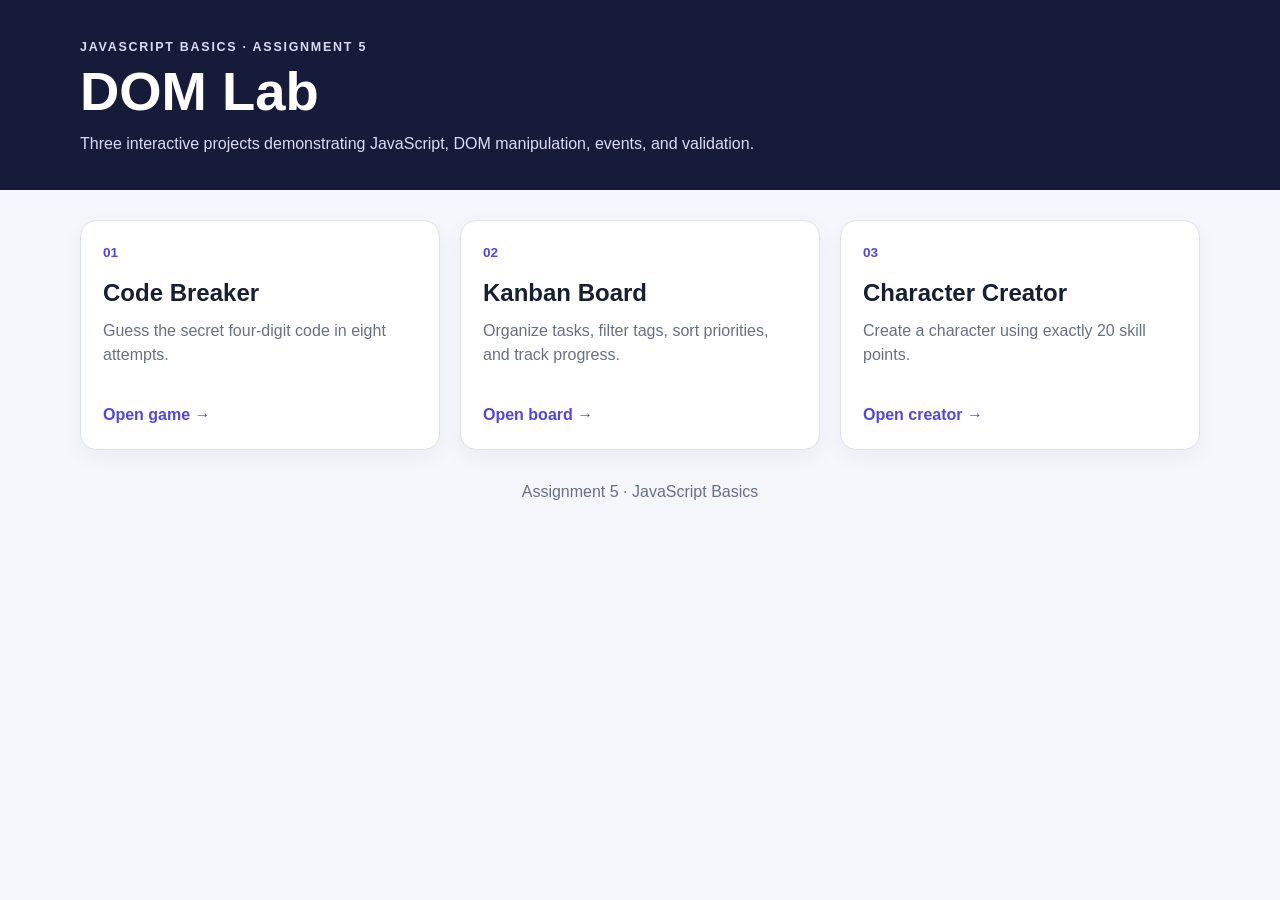
<file: index.html>
<!DOCTYPE html>
<html lang="en">
<head>
    <meta charset="UTF-8">
    <meta name="viewport" content="width=device-width, initial-scale=1.0">
    <title>JavaScript Basics | Assignment 5</title>
    <link rel="stylesheet" href="styles.css">
</head>
<body>
    <header class="site-header">
        <div class="container">
            <p class="eyebrow">JAVASCRIPT BASICS · ASSIGNMENT 5</p>
            <h1>DOM Lab</h1>
            <p>Three interactive projects demonstrating JavaScript, DOM manipulation, events, and validation.</p>
        </div>
    </header>

    <main class="container page-grid">
        <a class="project-card" href="task1.html">
            <span class="card-number">01</span>
            <h2>Code Breaker</h2>
            <p>Guess the secret four-digit code in eight attempts.</p>
            <span class="card-link">Open game →</span>
        </a>

        <a class="project-card" href="task2.html">
            <span class="card-number">02</span>
            <h2>Kanban Board</h2>
            <p>Organize tasks, filter tags, sort priorities, and track progress.</p>
            <span class="card-link">Open board →</span>
        </a>

        <a class="project-card" href="task3.html">
            <span class="card-number">03</span>
            <h2>Character Creator</h2>
            <p>Create a character using exactly 20 skill points.</p>
            <span class="card-link">Open creator →</span>
        </a>
    </main>

    <footer class="container footer">
        Assignment 5 · JavaScript Basics
    </footer>
</body>
</html>
</file>
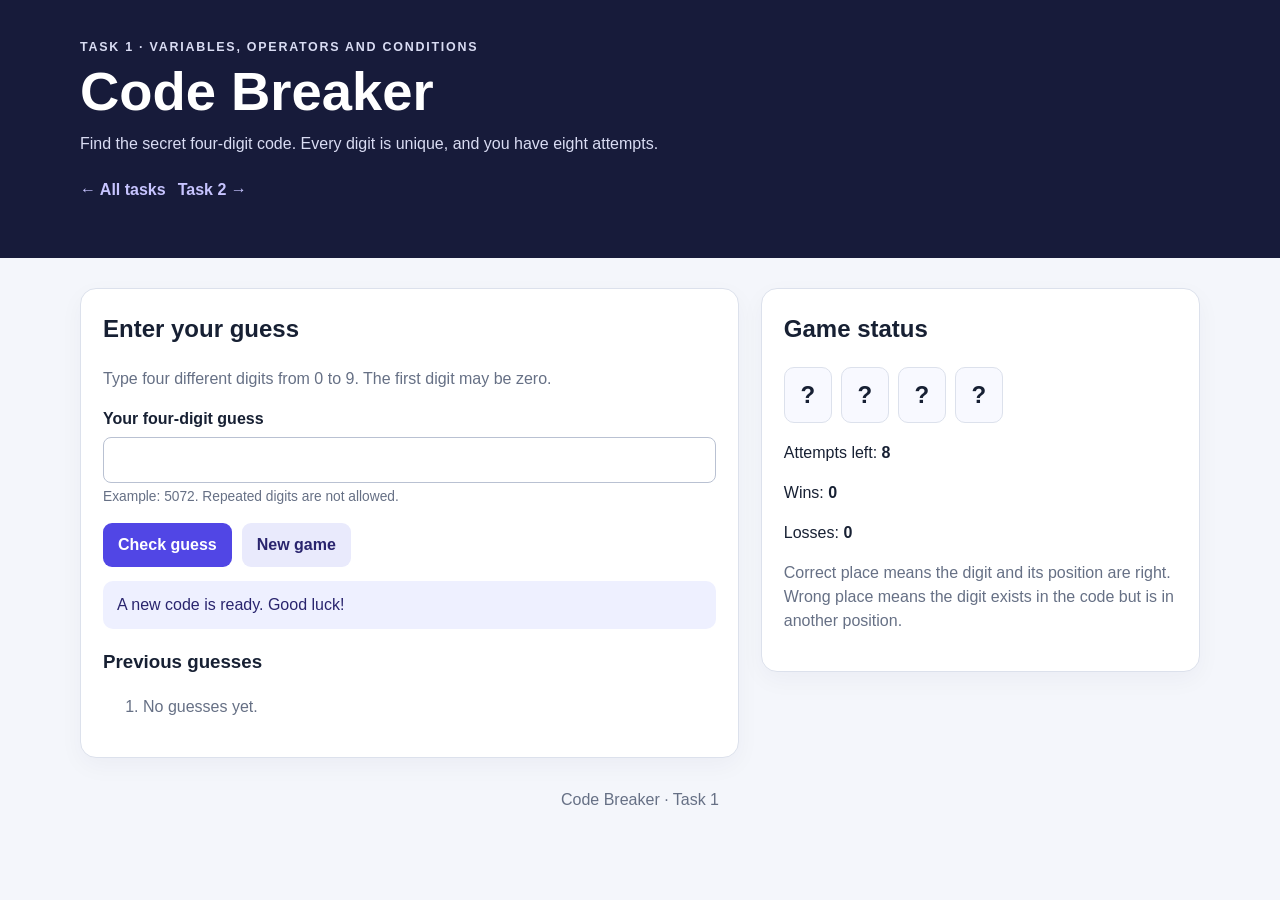
<file: task1.html>
<!DOCTYPE html>
<html lang="en">
<head>
    <meta charset="UTF-8">
    <meta name="viewport" content="width=device-width, initial-scale=1.0">
    <title>Code Breaker | Task 1</title>
    <link rel="stylesheet" href="styles.css">
    <script src="task1.js" defer></script>
</head>
<body>
    <header class="site-header">
        <div class="container">
            <p class="eyebrow">TASK 1 · VARIABLES, OPERATORS AND CONDITIONS</p>
            <h1>Code Breaker</h1>
            <p>Find the secret four-digit code. Every digit is unique, and you have eight attempts.</p>
            <nav class="top-nav">
                <a href="index.html">← All tasks</a>
                <a href="task2.html">Task 2 →</a>
            </nav>
        </div>
    </header>

    <main class="container layout-two">
        <section class="panel">
            <h2>Enter your guess</h2>
            <p class="muted">Type four different digits from 0 to 9. The first digit may be zero.</p>

            <form id="guess-form">
                <div class="field">
                    <label for="guess">Your four-digit guess</label>
                    <input
                        id="guess"
                        name="guess"
                        type="text"
                        inputmode="numeric"
                        autocomplete="off"
                        maxlength="4"
                        pattern="[0-9]{4}"
                        aria-describedby="guess-help"
                        required
                    >
                    <p id="guess-help" class="field-help">
                        Example: 5072. Repeated digits are not allowed.
                    </p>
                </div>

                <div class="button-row">
                    <button id="guess-button" type="submit">Check guess</button>
                    <button id="restart-button" class="secondary" type="button">New game</button>
                </div>
            </form>

            <p id="message" class="status" role="status" aria-live="polite">
                A new code is ready. Good luck!
            </p>

            <h3>Previous guesses</h3>
            <ol id="guess-history">
                <li class="muted">No guesses yet.</li>
            </ol>
        </section>

        <aside class="panel">
            <h2>Game status</h2>
            <div class="code-display" aria-label="Secret code hidden">
                <span class="digit">?</span>
                <span class="digit">?</span>
                <span class="digit">?</span>
                <span class="digit">?</span>
            </div>

            <p>Attempts left: <strong id="attempts-left">8</strong></p>
            <p>Wins: <strong id="wins">0</strong></p>
            <p>Losses: <strong id="losses">0</strong></p>

            <p class="muted">
                Correct place means the digit and its position are right.
                Wrong place means the digit exists in the code but is in another position.
            </p>
        </aside>
    </main>

    <footer class="container footer">Code Breaker · Task 1</footer>
</body>
</html>
</file>
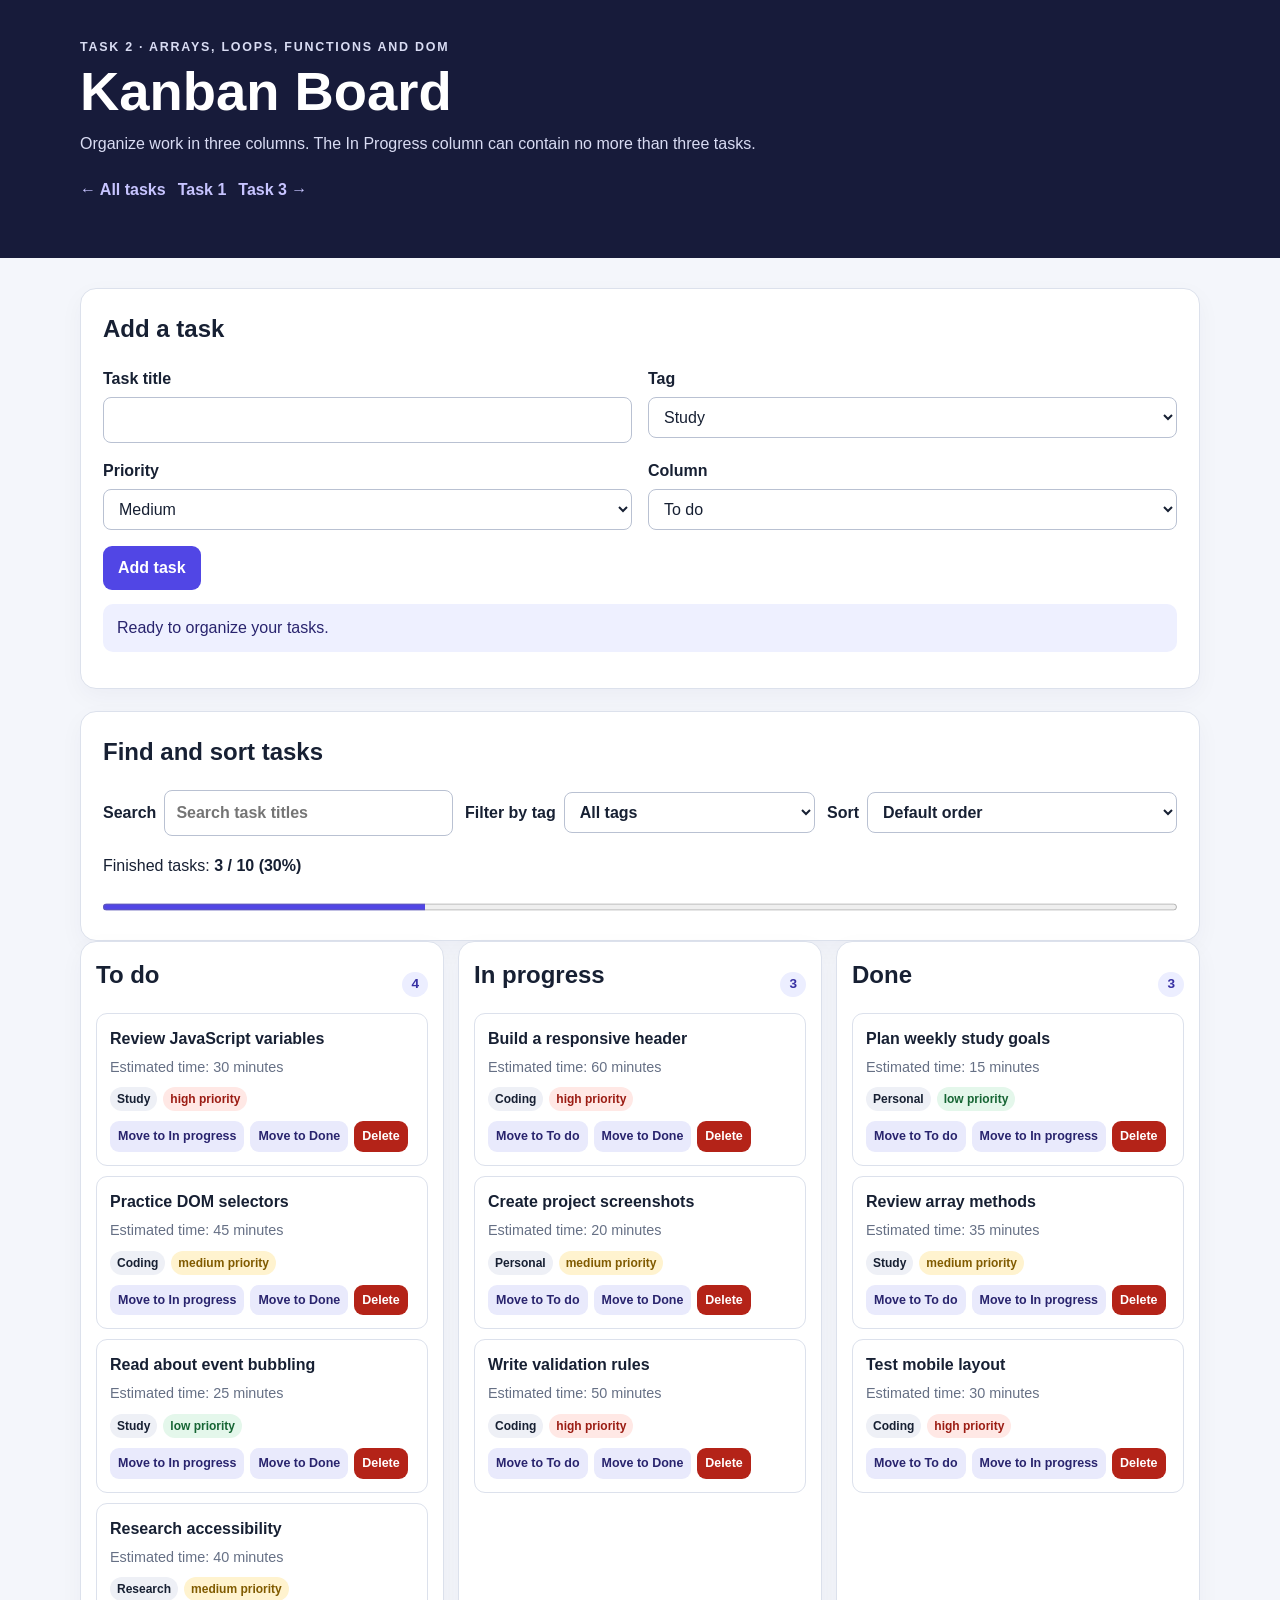
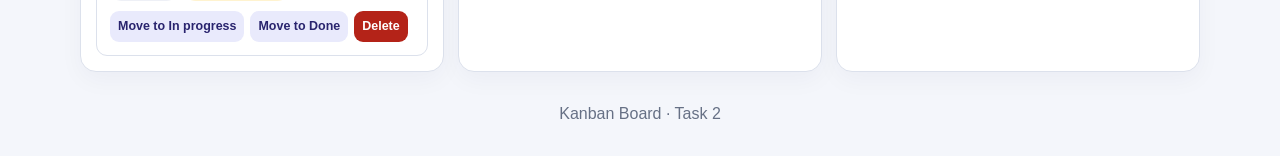
<file: task2.html>
<!DOCTYPE html>
<html lang="en">
<head>
    <meta charset="UTF-8">
    <meta name="viewport" content="width=device-width, initial-scale=1.0">
    <title>Kanban Board | Task 2</title>
    <link rel="stylesheet" href="styles.css">
    <script src="task2.js" defer></script>
</head>
<body>
    <header class="site-header">
        <div class="container">
            <p class="eyebrow">TASK 2 · ARRAYS, LOOPS, FUNCTIONS AND DOM</p>
            <h1>Kanban Board</h1>
            <p>Organize work in three columns. The In Progress column can contain no more than three tasks.</p>
            <nav class="top-nav">
                <a href="index.html">← All tasks</a>
                <a href="task1.html">Task 1</a>
                <a href="task3.html">Task 3 →</a>
            </nav>
        </div>
    </header>

    <main class="container">
        <section class="panel">
            <h2>Add a task</h2>

            <form id="task-form" class="form-grid">
                <div class="field">
                    <label for="task-title">Task title</label>
                    <input
                        id="task-title"
                        name="title"
                        type="text"
                        maxlength="70"
                        required
                    >
                </div>

                <div class="field">
                    <label for="task-tag">Tag</label>
                    <select id="task-tag" name="tag" required>
                        <option value="Study">Study</option>
                        <option value="Coding">Coding</option>
                        <option value="Personal">Personal</option>
                        <option value="Research">Research</option>
                    </select>
                </div>

                <div class="field">
                    <label for="task-priority">Priority</label>
                    <select id="task-priority" name="priority" required>
                        <option value="high">High</option>
                        <option value="medium" selected>Medium</option>
                        <option value="low">Low</option>
                    </select>
                </div>

                <div class="field">
                    <label for="task-status">Column</label>
                    <select id="task-status" name="status" required>
                        <option value="todo">To do</option>
                        <option value="progress">In progress</option>
                        <option value="done">Done</option>
                    </select>
                </div>

                <div class="field full">
                    <button type="submit">Add task</button>
                </div>
            </form>

            <p id="board-message" class="status" role="status" aria-live="polite">
                Ready to organize your tasks.
            </p>
        </section>

        <section class="panel secondary-panel">
            <h2>Find and sort tasks</h2>

            <div class="toolbar">
                <label for="search">
                    Search
                    <input id="search" type="search" placeholder="Search task titles">
                </label>

                <label for="filter-tag">
                    Filter by tag
                    <select id="filter-tag">
                        <option value="all">All tags</option>
                        <option value="Study">Study</option>
                        <option value="Coding">Coding</option>
                        <option value="Personal">Personal</option>
                        <option value="Research">Research</option>
                    </select>
                </label>

                <label for="sort-priority">
                    Sort
                    <select id="sort-priority">
                        <option value="default">Default order</option>
                        <option value="priority">Priority: high to low</option>
                    </select>
                </label>
            </div>

            <p>
                Finished tasks:
                <strong id="progress-label">0 / 10 (0%)</strong>
            </p>

            <progress
                class="progress-native"
                id="progress-track"
                aria-label="Task completion"
                max="100"
                value="0"
            ></progress>
        </section>

        <section id="board" class="board" aria-label="Kanban columns">
            <div id="todo-column" class="board-column"></div>
            <div id="progress-column" class="board-column"></div>
            <div id="done-column" class="board-column"></div>
        </section>
    </main>

    <footer class="container footer">Kanban Board · Task 2</footer>
</body>
</html>
</file>
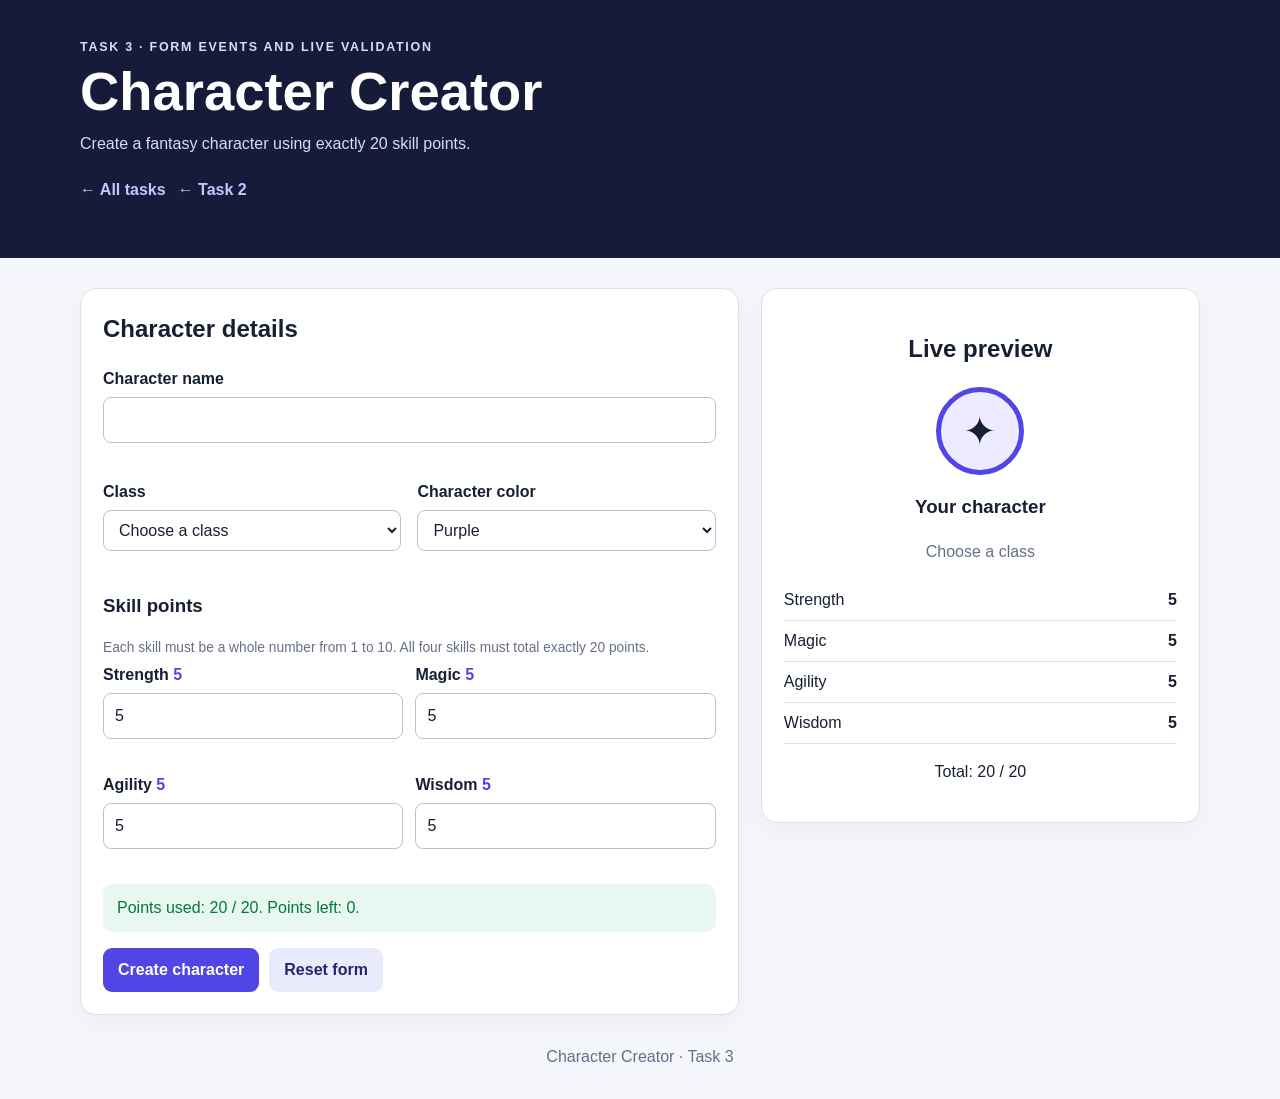
<file: task3.html>
<!DOCTYPE html>
<html lang="en">
<head>
    <meta charset="UTF-8">
    <meta name="viewport" content="width=device-width, initial-scale=1.0">
    <title>Character Creator | Task 3</title>
    <link rel="stylesheet" href="styles.css">
    <script src="task3.js" defer></script>
</head>
<body>
    <header class="site-header">
        <div class="container">
            <p class="eyebrow">TASK 3 · FORM EVENTS AND LIVE VALIDATION</p>
            <h1>Character Creator</h1>
            <p>Create a fantasy character using exactly 20 skill points.</p>
            <nav class="top-nav">
                <a href="index.html">← All tasks</a>
                <a href="task2.html">← Task 2</a>
            </nav>
        </div>
    </header>

    <main class="container layout-two">
        <section class="panel">
            <h2>Character details</h2>

            <div
                id="error-summary"
                class="error-summary"
                role="alert"
                tabindex="-1"
            ></div>

            <form id="character-form">
                <div class="form-grid">
                    <div class="field full">
                        <label for="character-name">Character name</label>
                        <input
                            id="character-name"
                            name="name"
                            type="text"
                            required
                            minlength="3"
                            maxlength="18"
                            autocomplete="off"
                            aria-describedby="name-error"
                        >
                        <span id="name-error" class="error-message"></span>
                    </div>

                    <div class="field">
                        <label for="character-class">Class</label>
                        <select
                            id="character-class"
                            name="class"
                            required
                            aria-describedby="class-error"
                        >
                            <option value="">Choose a class</option>
                            <option value="Warrior">Warrior</option>
                            <option value="Mage">Mage</option>
                            <option value="Ranger">Ranger</option>
                        </select>
                        <span id="class-error" class="error-message"></span>
                    </div>

                    <div class="field">
                        <label for="character-color">Character color</label>
                        <select id="character-color" name="color" required>
                            <option value="purple">Purple</option>
                            <option value="blue">Blue</option>
                            <option value="green">Green</option>
                            <option value="red">Red</option>
                        </select>
                    </div>
                </div>

                <h3>Skill points</h3>
                <p class="field-help">
                    Each skill must be a whole number from 1 to 10.
                    All four skills must total exactly 20 points.
                </p>

                <div class="skills-grid">
                    <div class="field">
                        <label for="strength">
                            Strength
                            <span id="strength-value" class="skill-value">5</span>
                        </label>
                        <input
                            id="strength"
                            name="strength"
                            type="number"
                            min="1"
                            max="10"
                            step="1"
                            value="5"
                            required
                            aria-describedby="strength-error"
                        >
                        <span id="strength-error" class="error-message"></span>
                    </div>

                    <div class="field">
                        <label for="magic">
                            Magic
                            <span id="magic-value" class="skill-value">5</span>
                        </label>
                        <input
                            id="magic"
                            name="magic"
                            type="number"
                            min="1"
                            max="10"
                            step="1"
                            value="5"
                            required
                            aria-describedby="magic-error"
                        >
                        <span id="magic-error" class="error-message"></span>
                    </div>

                    <div class="field">
                        <label for="agility">
                            Agility
                            <span id="agility-value" class="skill-value">5</span>
                        </label>
                        <input
                            id="agility"
                            name="agility"
                            type="number"
                            min="1"
                            max="10"
                            step="1"
                            value="5"
                            required
                            aria-describedby="agility-error"
                        >
                        <span id="agility-error" class="error-message"></span>
                    </div>

                    <div class="field">
                        <label for="wisdom">
                            Wisdom
                            <span id="wisdom-value" class="skill-value">5</span>
                        </label>
                        <input
                            id="wisdom"
                            name="wisdom"
                            type="number"
                            min="1"
                            max="10"
                            step="1"
                            value="5"
                            required
                            aria-describedby="wisdom-error"
                        >
                        <span id="wisdom-error" class="error-message"></span>
                    </div>
                </div>

                <p id="points-counter" class="status" aria-live="polite">
                    Points used: 20 / 20. Points left: 0.
                </p>

                <div class="button-row">
                    <button type="submit">Create character</button>
                    <button type="reset" class="secondary">Reset form</button>
                </div>
            </form>

            <section id="result-area" aria-live="polite" tabindex="-1"></section>
        </section>

        <aside class="character-preview">
            <h2>Live preview</h2>

            <div id="preview-avatar" class="avatar color-purple" aria-hidden="true">
                ✦
            </div>

            <h3 id="preview-name">Your character</h3>
            <p id="preview-class" class="muted">Choose a class</p>

            <div class="skill-line">
                <span>Strength</span>
                <strong id="preview-strength">5</strong>
            </div>

            <div class="skill-line">
                <span>Magic</span>
                <strong id="preview-magic">5</strong>
            </div>

            <div class="skill-line">
                <span>Agility</span>
                <strong id="preview-agility">5</strong>
            </div>

            <div class="skill-line">
                <span>Wisdom</span>
                <strong id="preview-wisdom">5</strong>
            </div>

            <p id="preview-total"><strong>Total: 20 / 20</strong></p>
        </aside>
    </main>

    <footer class="container footer">Character Creator · Task 3</footer>
</body>
</html>
</file>
<file: styles.css>
:root {
    font-family: Arial, Helvetica, sans-serif;
    color: #172033;
    background: #f4f6fb;
    font-synthesis: none;
    text-rendering: optimizeLegibility;
    --ink: #172033;
    --muted: #667085;
    --primary: #5146e5;
    --line: #dce1ec;
    --surface: #ffffff;
    --danger: #b42318;
    --success: #067647;
}

* {
    box-sizing: border-box;
}

body {
    margin: 0;
    line-height: 1.5;
}

.container {
    width: min(1120px, calc(100% - 32px));
    margin-inline: auto;
}

.site-header {
    background: #171b3a;
    color: #ffffff;
    padding: 38px 0 34px;
    margin-bottom: 30px;
}

.site-header h1 {
    font-size: clamp(2rem, 5vw, 3.4rem);
    line-height: 1.05;
    margin: 6px 0 12px;
}

.site-header p {
    max-width: 700px;
    margin: 0;
    color: #d9dcf3;
}

.eyebrow {
    font-size: 0.78rem;
    letter-spacing: 0.14em;
    font-weight: 700;
}

.page-grid {
    display: grid;
    grid-template-columns: repeat(3, minmax(0, 1fr));
    gap: 20px;
}

.project-card,
.panel,
.board-column,
.character-preview {
    background: var(--surface);
    border: 1px solid var(--line);
    border-radius: 16px;
    padding: 22px;
    box-shadow: 0 8px 24px #1820440a;
}

.project-card {
    color: inherit;
    text-decoration: none;
    transition: transform 0.15s, border-color 0.15s;
    display: flex;
    flex-direction: column;
    min-height: 230px;
}

.project-card:hover {
    transform: translateY(-3px);
    border-color: var(--primary);
}

.project-card h2 {
    margin: 12px 0 8px;
}

.project-card p {
    color: var(--muted);
    margin: 0 0 18px;
}

.card-number {
    color: var(--primary);
    font-weight: 800;
    font-size: 0.85rem;
}

.card-link {
    color: var(--primary);
    font-weight: 700;
    margin-top: auto;
}

.footer {
    color: var(--muted);
    padding: 30px 0;
    text-align: center;
}

.top-nav {
    display: flex;
    flex-wrap: wrap;
    gap: 12px;
    margin: 22px 0;
}

.top-nav a {
    color: #c7c4ff;
    font-weight: 700;
    text-decoration: none;
}

.top-nav a:hover {
    text-decoration: underline;
}

.layout-two {
    display: grid;
    grid-template-columns: minmax(0, 1.2fr) minmax(260px, 0.8fr);
    gap: 22px;
    align-items: start;
}

.panel h2,
.board-column h2 {
    margin-top: 0;
}

.muted {
    color: var(--muted);
}

.button-row {
    display: flex;
    flex-wrap: wrap;
    gap: 10px;
    margin-top: 16px;
}

button,
.button {
    font: inherit;
    font-weight: 700;
    border: 0;
    border-radius: 9px;
    padding: 10px 15px;
    background: var(--primary);
    color: #ffffff;
    cursor: pointer;
    text-decoration: none;
    display: inline-flex;
    align-items: center;
    justify-content: center;
}

button:hover,
.button:hover {
    filter: brightness(0.94);
}

button.secondary {
    background: #e9eafc;
    color: #29246e;
}

button.danger {
    background: #b42318;
}

button:disabled {
    opacity: 0.45;
    cursor: not-allowed;
}

button:focus-visible,
a:focus-visible,
input:focus-visible,
select:focus-visible,
textarea:focus-visible {
    outline: 3px solid #a5a0ff;
    outline-offset: 3px;
}

.status {
    padding: 12px 14px;
    border-radius: 10px;
    background: #eef0ff;
    color: #29246e;
    margin: 14px 0;
}

.status.error {
    background: #fff0ee;
    color: var(--danger);
}

.status.success {
    background: #e8f7ef;
    color: var(--success);
}

.code-display {
    display: flex;
    gap: 9px;
    margin: 18px 0;
}

.digit {
    display: grid;
    place-items: center;
    width: 48px;
    height: 56px;
    border: 1px solid var(--line);
    border-radius: 10px;
    font-size: 1.5rem;
    font-weight: 800;
    background: #f8f9ff;
}

.form-grid {
    display: grid;
    grid-template-columns: repeat(2, minmax(0, 1fr));
    gap: 16px;
}

.field {
    min-width: 0;
}

.field.full {
    grid-column: 1 / -1;
}

.field label {
    display: block;
    font-weight: 700;
    margin-bottom: 6px;
}

.field input,
.field select,
.field textarea,
.toolbar input,
.toolbar select {
    width: 100%;
    font: inherit;
    padding: 10px 11px;
    border: 1px solid #b9c1d2;
    border-radius: 8px;
    background: #ffffff;
    color: var(--ink);
}

.field input[type="color"] {
    height: 44px;
    padding: 4px;
}

.field input[aria-invalid="true"],
.field select[aria-invalid="true"] {
    border-color: var(--danger);
}

.error-message {
    display: block;
    min-height: 1.25em;
    color: var(--danger);
    font-size: 0.88rem;
    margin-top: 4px;
}

.field-help {
    font-size: 0.86rem;
    color: var(--muted);
    margin: 4px 0;
}

.toolbar {
    display: flex;
    flex-wrap: wrap;
    gap: 12px;
    margin-bottom: 18px;
}

.toolbar label {
    display: flex;
    flex: 1 1 180px;
    gap: 8px;
    align-items: center;
    font-weight: 700;
}

.toolbar input,
.toolbar select {
    min-width: 0;
    flex: 1;
}

.board {
    display: grid;
    grid-template-columns: repeat(3, minmax(0, 1fr));
    gap: 14px;
}

.board-column {
    padding: 15px;
    min-width: 0;
}

.column-heading {
    display: flex;
    align-items: center;
    justify-content: space-between;
    gap: 8px;
}

.count {
    background: #eceeff;
    color: #3730a3;
    border-radius: 99px;
    padding: 2px 9px;
    font-size: 0.85rem;
    font-weight: 700;
}

.task-list {
    display: grid;
    gap: 10px;
    min-height: 100px;
}

.task-card {
    border: 1px solid var(--line);
    border-radius: 11px;
    padding: 13px;
    background: #ffffff;
}

.task-card h3 {
    font-size: 1rem;
    margin: 0 0 6px;
    overflow-wrap: anywhere;
}

.task-card p {
    font-size: 0.9rem;
    color: var(--muted);
    margin: 0 0 9px;
    overflow-wrap: anywhere;
}

.task-meta {
    display: flex;
    flex-wrap: wrap;
    gap: 6px;
    margin-bottom: 10px;
}

.tag,
.priority {
    font-size: 0.75rem;
    font-weight: 700;
    padding: 3px 7px;
    border-radius: 99px;
    background: #eef0f6;
}

.priority.high {
    background: #ffe8e5;
    color: #9b1c13;
}

.priority.medium {
    background: #fff3cf;
    color: #805b00;
}

.priority.low {
    background: #e4f7eb;
    color: #166534;
}

.task-actions {
    display: flex;
    flex-wrap: wrap;
    gap: 6px;
}

.task-actions button {
    font-size: 0.78rem;
    padding: 6px 8px;
}

.secondary-panel {
    margin-top: 22px;
}

.progress-native {
    width: 100%;
    height: 14px;
    accent-color: var(--primary);
}

.empty-message {
    color: var(--muted);
    font-size: 0.9rem;
    padding: 12px 4px;
}

.skills-grid {
    display: grid;
    grid-template-columns: repeat(2, minmax(0, 1fr));
    gap: 12px;
}

.skill-value {
    font-weight: 700;
    color: var(--primary);
}

.character-preview {
    position: sticky;
    top: 16px;
    text-align: center;
}

.avatar {
    width: 88px;
    height: 88px;
    margin: 8px auto 14px;
    border-radius: 50%;
    border: 5px solid #e7e9f2;
    display: grid;
    place-items: center;
    font-size: 2.5rem;
    background: #eef0ff;
}

.skill-line {
    display: flex;
    justify-content: space-between;
    gap: 10px;
    border-bottom: 1px solid var(--line);
    padding: 8px 0;
    text-align: left;
}

.result-card {
    border: 2px solid var(--success);
    border-radius: 12px;
    padding: 18px;
    margin-top: 18px;
    background: #f2fbf6;
}

.result-card h3 {
    margin-top: 0;
    color: var(--success);
}

.visually-hidden {
    position: absolute;
    width: 1px;
    height: 1px;
    padding: 0;
    margin: -1px;
    overflow: hidden;
    clip: rect(0, 0, 0, 0);
    white-space: nowrap;
    border: 0;
}

.error-summary {
    padding: 12px 14px;
    background: #fff0ee;
    color: var(--danger);
    border-radius: 10px;
    margin-bottom: 14px;
}

.error-summary:empty {
    display: none;
}

.avatar.color-purple,
.result-card.color-purple {
    background-color: #eeeaff;
    border-color: #5146e5;
}

.avatar.color-blue,
.result-card.color-blue {
    background-color: #e8f3ff;
    border-color: #1971c2;
}

.avatar.color-green,
.result-card.color-green {
    background-color: #e8f8ee;
    border-color: #16834a;
}

.avatar.color-red,
.result-card.color-red {
    background-color: #fff0ee;
    border-color: #c92a2a;
}

@media (max-width: 800px) {
    .page-grid,
    .layout-two,
    .board {
        grid-template-columns: 1fr;
    }

    .character-preview {
        position: static;
    }

    .site-header {
        padding: 30px 0;
    }

    .project-card {
        min-height: 0;
    }
}

@media (max-width: 480px) {
    .container {
        width: calc(100% - 22px);
    }

    .panel,
    .board-column,
    .character-preview {
        padding: 15px;
    }

    .form-grid,
    .skills-grid {
        grid-template-columns: 1fr;
    }

    .field.full {
        grid-column: auto;
    }

    .digit {
        width: 42px;
        height: 50px;
    }
}
</file>
